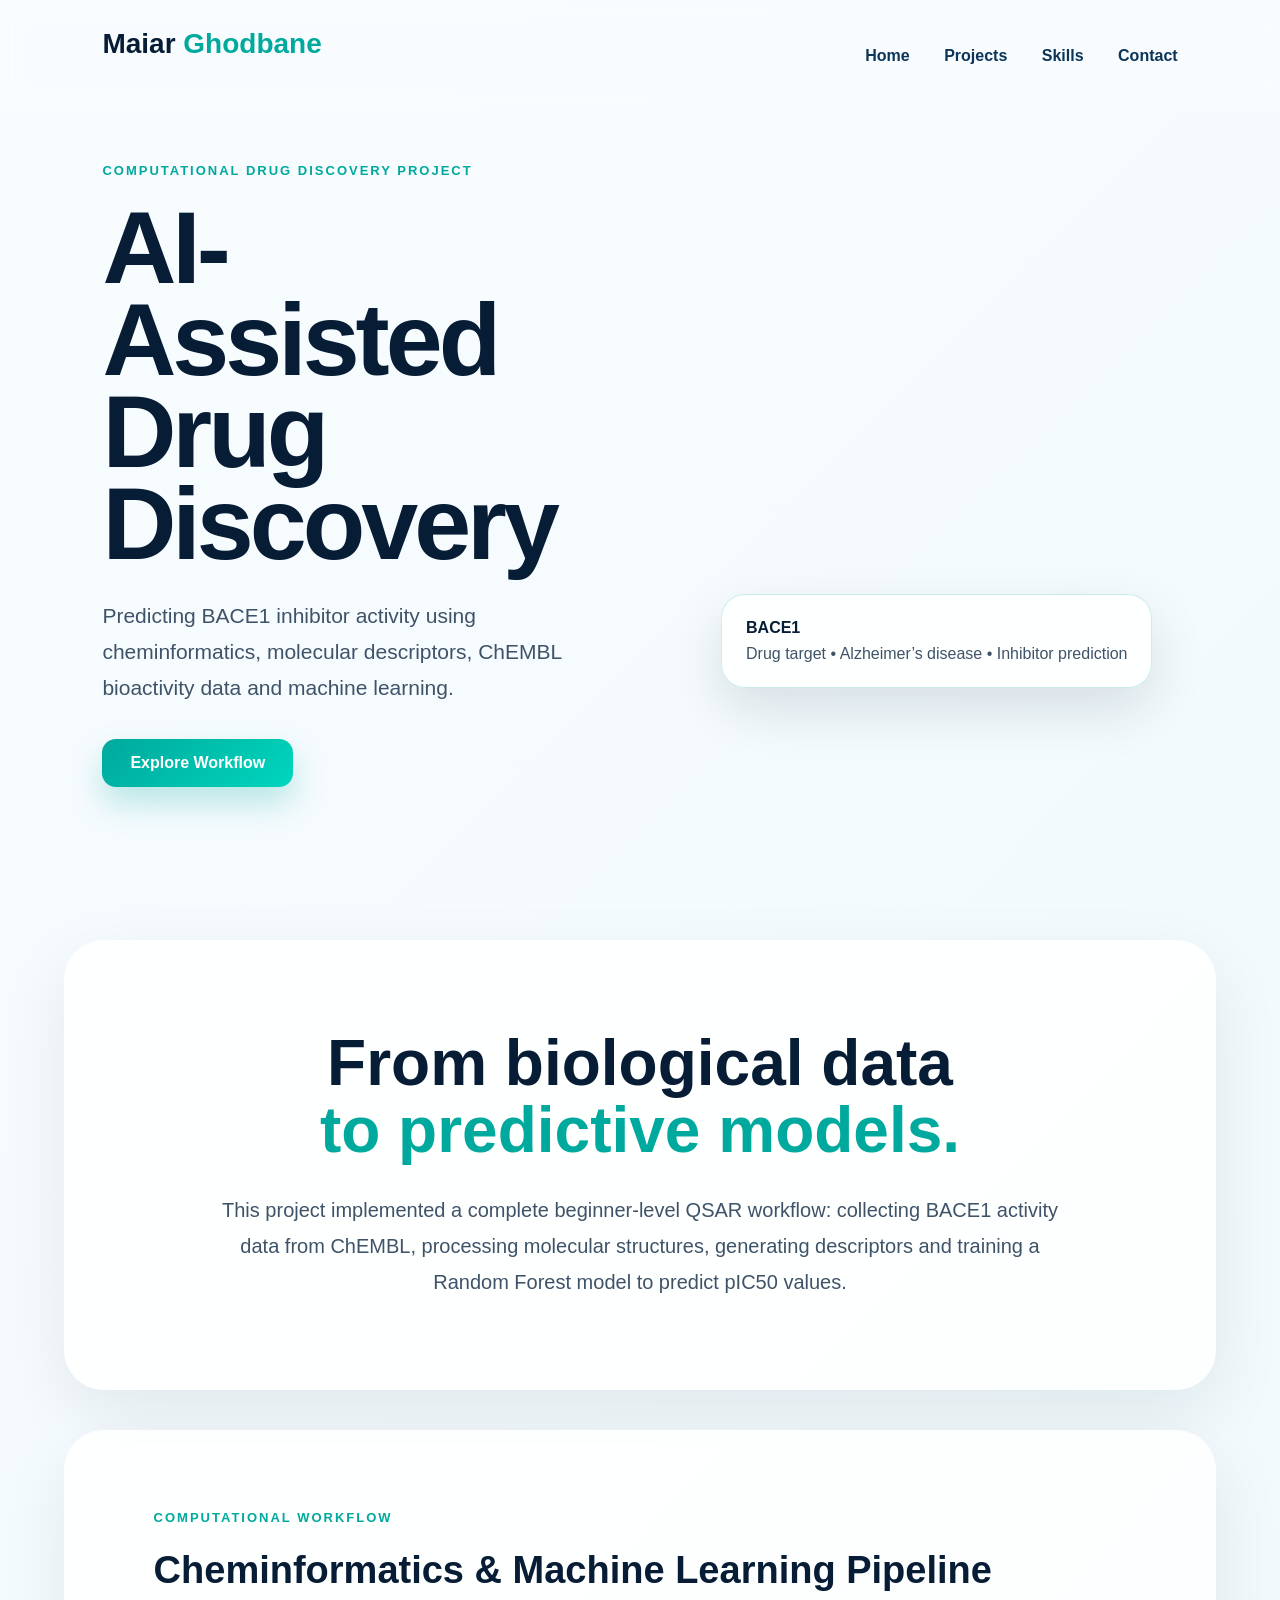
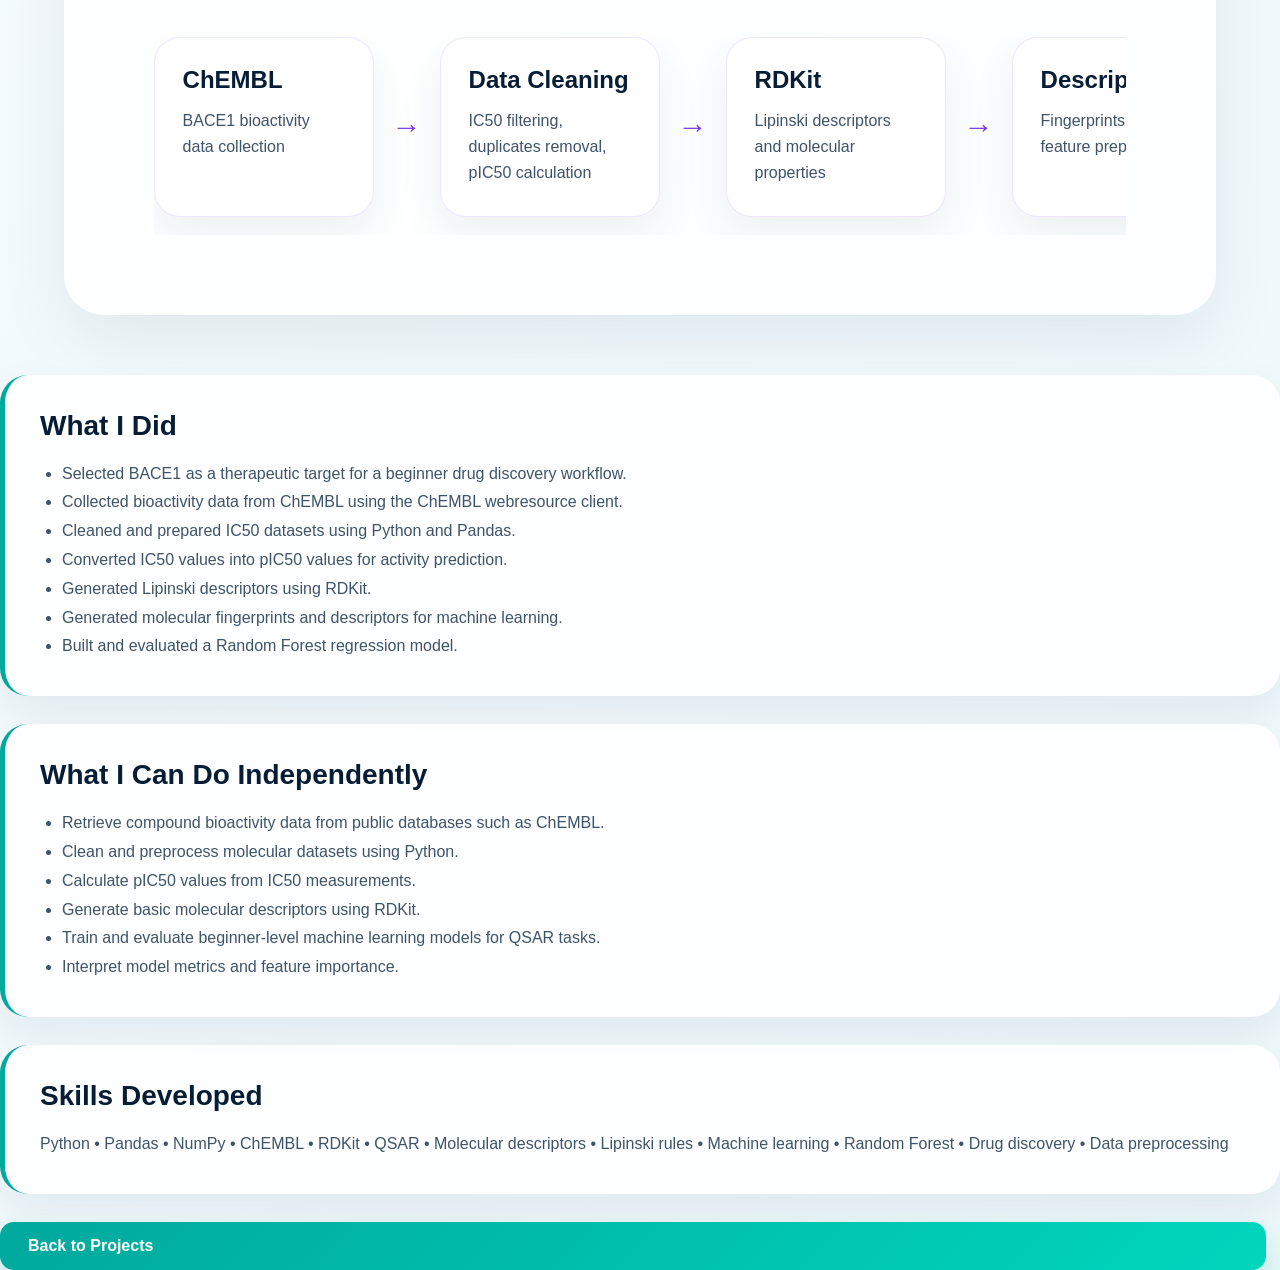
<file: ai-drug-discovery.html>
<!DOCTYPE html>
<html lang="en">
<head>
  <meta charset="UTF-8" />
  <meta name="viewport" content="width=device-width, initial-scale=1.0" />
  <title>AI-Assisted Drug Discovery | Maiar Ghodbane</title>
  <link rel="stylesheet" href="style.css" />
  <script src="https://3Dmol.org/build/3Dmol-min.js"></script>
</head>

<body>
  <canvas id="ai-network"></canvas>

  <nav>
    <h2>Maiar <span>Ghodbane</span></h2>
    <div class="nav-links">
      <a href="index.html">Home</a>
      <a href="index.html#projects">Projects</a>
      <a href="index.html#skills">Skills</a>
      <a href="index.html#contact">Contact</a>
    </div>
  </nav>

  <section class="ai-hero">
    <div class="ai-hero-text">
      <p class="section-tag">COMPUTATIONAL DRUG DISCOVERY PROJECT</p>
      <h1 class="ai-title">AI-Assisted Drug Discovery</h1>
      <p class="ai-subtitle">
        Predicting BACE1 inhibitor activity using cheminformatics, molecular descriptors,
        ChEMBL bioactivity data and machine learning.
      </p>
      <a href="#workflow" class="btn primary">Explore Workflow</a>
    </div>

    <div class="ai-protein-panel">
      <div id="bace1-viewer"></div>
      <div class="molecule-label">
        <strong>BACE1</strong>
        <p>Drug target • Alzheimer’s disease • Inhibitor prediction</p>
      </div>
    </div>
  </section>

  <section class="form-statement">
    <h2>From biological data<br><span>to predictive models.</span></h2>
    <p>
      This project implemented a complete beginner-level QSAR workflow:
      collecting BACE1 activity data from ChEMBL, processing molecular structures,
      generating descriptors and training a Random Forest model to predict pIC50 values.
    </p>
  </section>

  <section id="workflow" class="ai-pipeline-section">
  <p class="section-tag">COMPUTATIONAL WORKFLOW</p>
  <h2>Cheminformatics & Machine Learning Pipeline</h2>

  <div class="clean-pipeline">

    <div class="pipeline-step">
      <h3>ChEMBL</h3>
      <p>BACE1 bioactivity data collection</p>
    </div>

    <div class="pipeline-arrow">→</div>

    <div class="pipeline-step">
      <h3>Data Cleaning</h3>
      <p>IC50 filtering, duplicates removal, pIC50 calculation</p>
    </div>

    <div class="pipeline-arrow">→</div>

    <div class="pipeline-step">
      <h3>RDKit</h3>
      <p>Lipinski descriptors and molecular properties</p>
    </div>

    <div class="pipeline-arrow">→</div>

    <div class="pipeline-step">
      <h3>Descriptors</h3>
      <p>Fingerprints and feature preparation</p>
    </div>

    <div class="pipeline-arrow">→</div>

    <div class="pipeline-step">
      <h3>Random Forest</h3>
      <p>QSAR regression model training</p>
    </div>

    <div class="pipeline-arrow">→</div>

    <div class="pipeline-step">
      <h3>Prediction</h3>
      <p>Model evaluation and interpretation</p>
    </div>

  </div>
</section>

  <section class="project-content">
    <div class="project-box">
      <h2>What I Did</h2>
      <ul>
        <li>Selected BACE1 as a therapeutic target for a beginner drug discovery workflow.</li>
        <li>Collected bioactivity data from ChEMBL using the ChEMBL webresource client.</li>
        <li>Cleaned and prepared IC50 datasets using Python and Pandas.</li>
        <li>Converted IC50 values into pIC50 values for activity prediction.</li>
        <li>Generated Lipinski descriptors using RDKit.</li>
        <li>Generated molecular fingerprints and descriptors for machine learning.</li>
        <li>Built and evaluated a Random Forest regression model.</li>
      </ul>
    </div>

    <div class="project-box">
      <h2>What I Can Do Independently</h2>
      <ul>
        <li>Retrieve compound bioactivity data from public databases such as ChEMBL.</li>
        <li>Clean and preprocess molecular datasets using Python.</li>
        <li>Calculate pIC50 values from IC50 measurements.</li>
        <li>Generate basic molecular descriptors using RDKit.</li>
        <li>Train and evaluate beginner-level machine learning models for QSAR tasks.</li>
        <li>Interpret model metrics and feature importance.</li>
      </ul>
    </div>

    <div class="project-box">
      <h2>Skills Developed</h2>
      <p>
        Python • Pandas • NumPy • ChEMBL • RDKit • QSAR • Molecular descriptors •
        Lipinski rules • Machine learning • Random Forest • Drug discovery • Data preprocessing
      </p>
    </div>

    <a class="btn primary" href="index.html#projects">Back to Projects</a>
  </section>

  <script>
    const baceViewer = $3Dmol.createViewer("bace1-viewer", {
      backgroundColor: "rgba(255,255,255,0)"
    });

    fetch("assets/ai/bace1.pdb")
      .then(response => response.text())
      .then(data => {
        baceViewer.addModel(data, "pdb");
        baceViewer.setStyle({}, {});
        baceViewer.setStyle({hetflag: false}, {
          cartoon: {
            color: "spectrum",
            opacity: 0.95
          }
        });
        baceViewer.setStyle({hetflag: true, not: {resn: "HOH"}}, {
          stick: {
            colorscheme: "greenCarbon",
            radius: 0.25
          }
        });
        baceViewer.zoomTo();
        baceViewer.spin("y", 0.6);
        baceViewer.render();
      });

    const canvas = document.getElementById("ai-network");
    const ctx = canvas.getContext("2d");

    canvas.width = window.innerWidth;
    canvas.height = window.innerHeight;

    let nodes = [];

    for (let i = 0; i < 90; i++) {
      nodes.push({
        x: Math.random() * canvas.width,
        y: Math.random() * canvas.height,
        vx: (Math.random() - 0.5) * 0.22,
        vy: (Math.random() - 0.5) * 0.22,
        r: Math.random() * 2 + 1
      });
    }

    function animateNetwork() {
      ctx.clearRect(0, 0, canvas.width, canvas.height);

      nodes.forEach((p, i) => {
        p.x += p.vx;
        p.y += p.vy;

        if (p.x < 0 || p.x > canvas.width) p.vx *= -1;
        if (p.y < 0 || p.y > canvas.height) p.vy *= -1;

        ctx.beginPath();
        ctx.arc(p.x, p.y, p.r, 0, Math.PI * 2);
        ctx.fillStyle = "#7c3aed";
        ctx.fill();

        for (let j = i + 1; j < nodes.length; j++) {
          const q = nodes[j];
          const dx = p.x - q.x;
          const dy = p.y - q.y;
          const dist = Math.sqrt(dx * dx + dy * dy);

          if (dist < 130) {
            ctx.beginPath();
            ctx.moveTo(p.x, p.y);
            ctx.lineTo(q.x, q.y);
            ctx.strokeStyle = `rgba(124,58,237,${0.17 * (1 - dist / 130)})`;
            ctx.stroke();
          }
        }
      });

      requestAnimationFrame(animateNetwork);
    }

    animateNetwork();

    window.addEventListener("resize", () => {
      canvas.width = window.innerWidth;
      canvas.height = window.innerHeight;
    });
  </script>
</body>
</html>
</file>
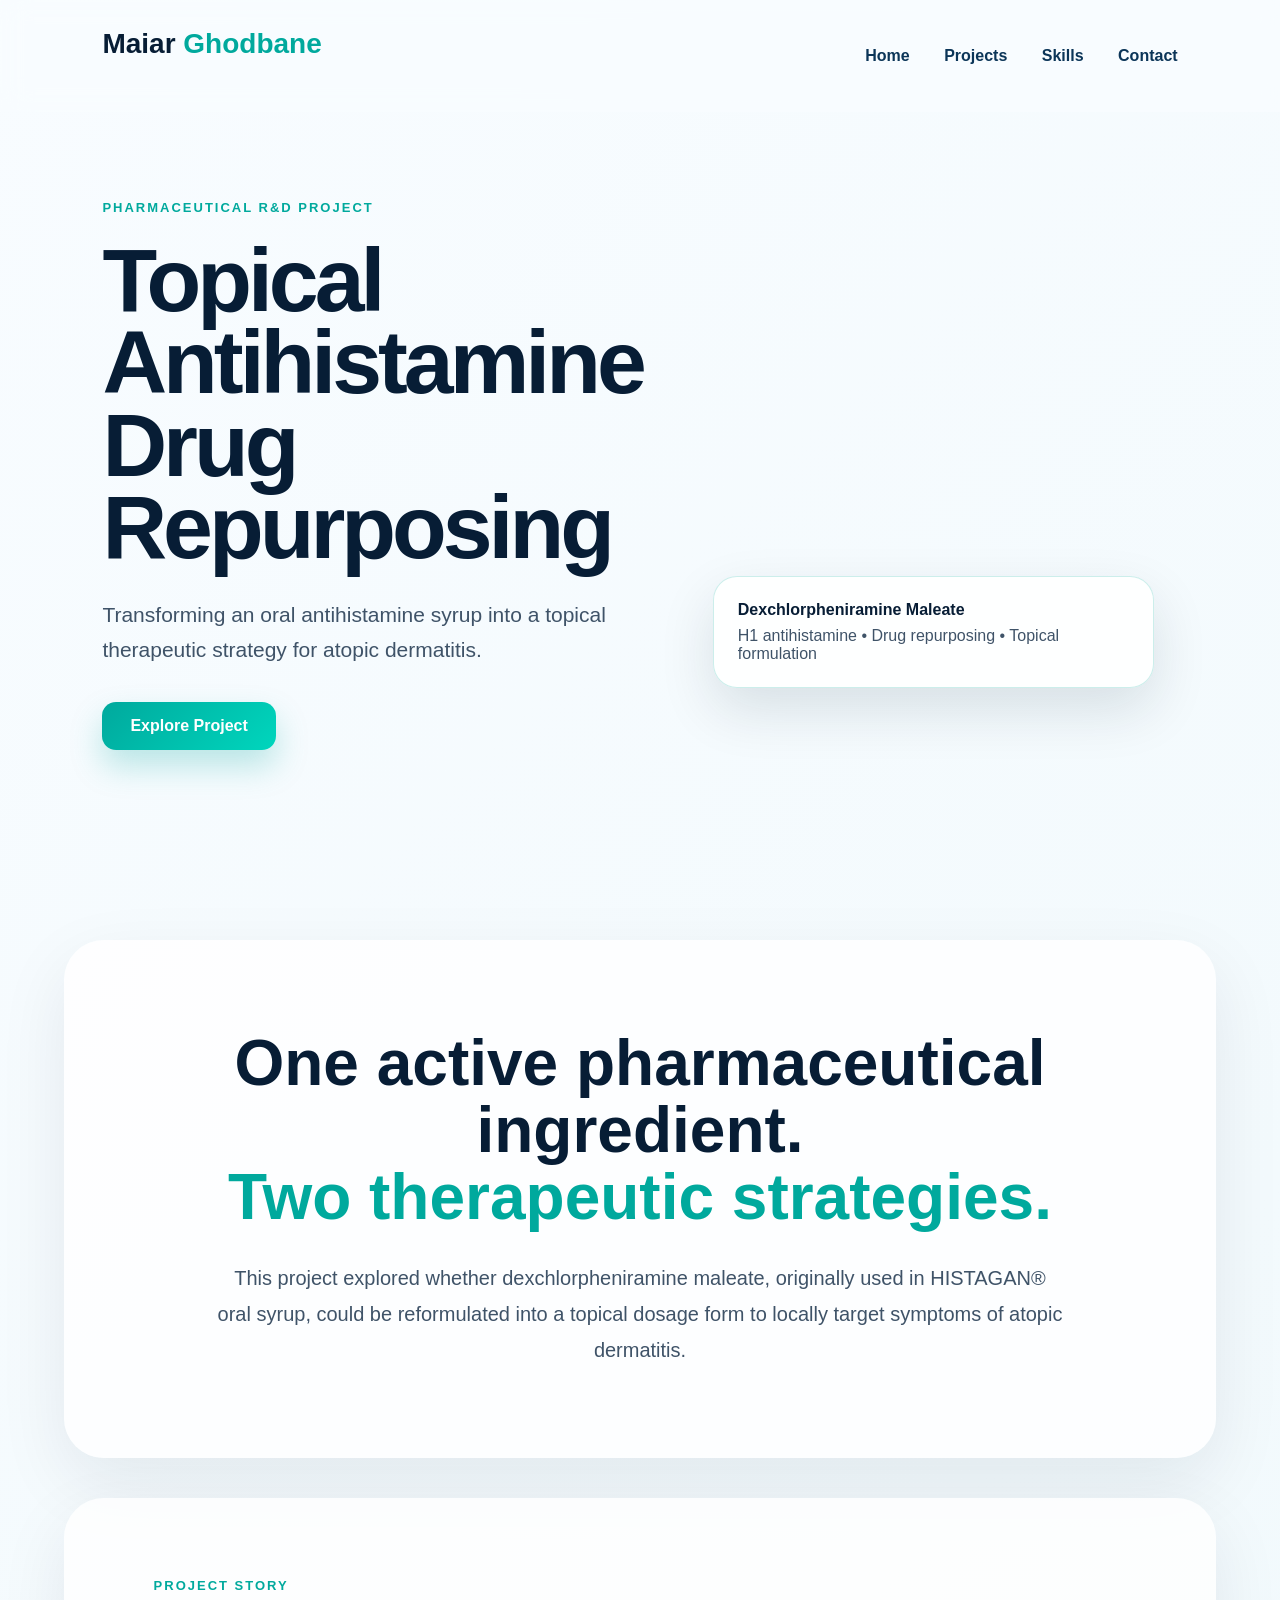
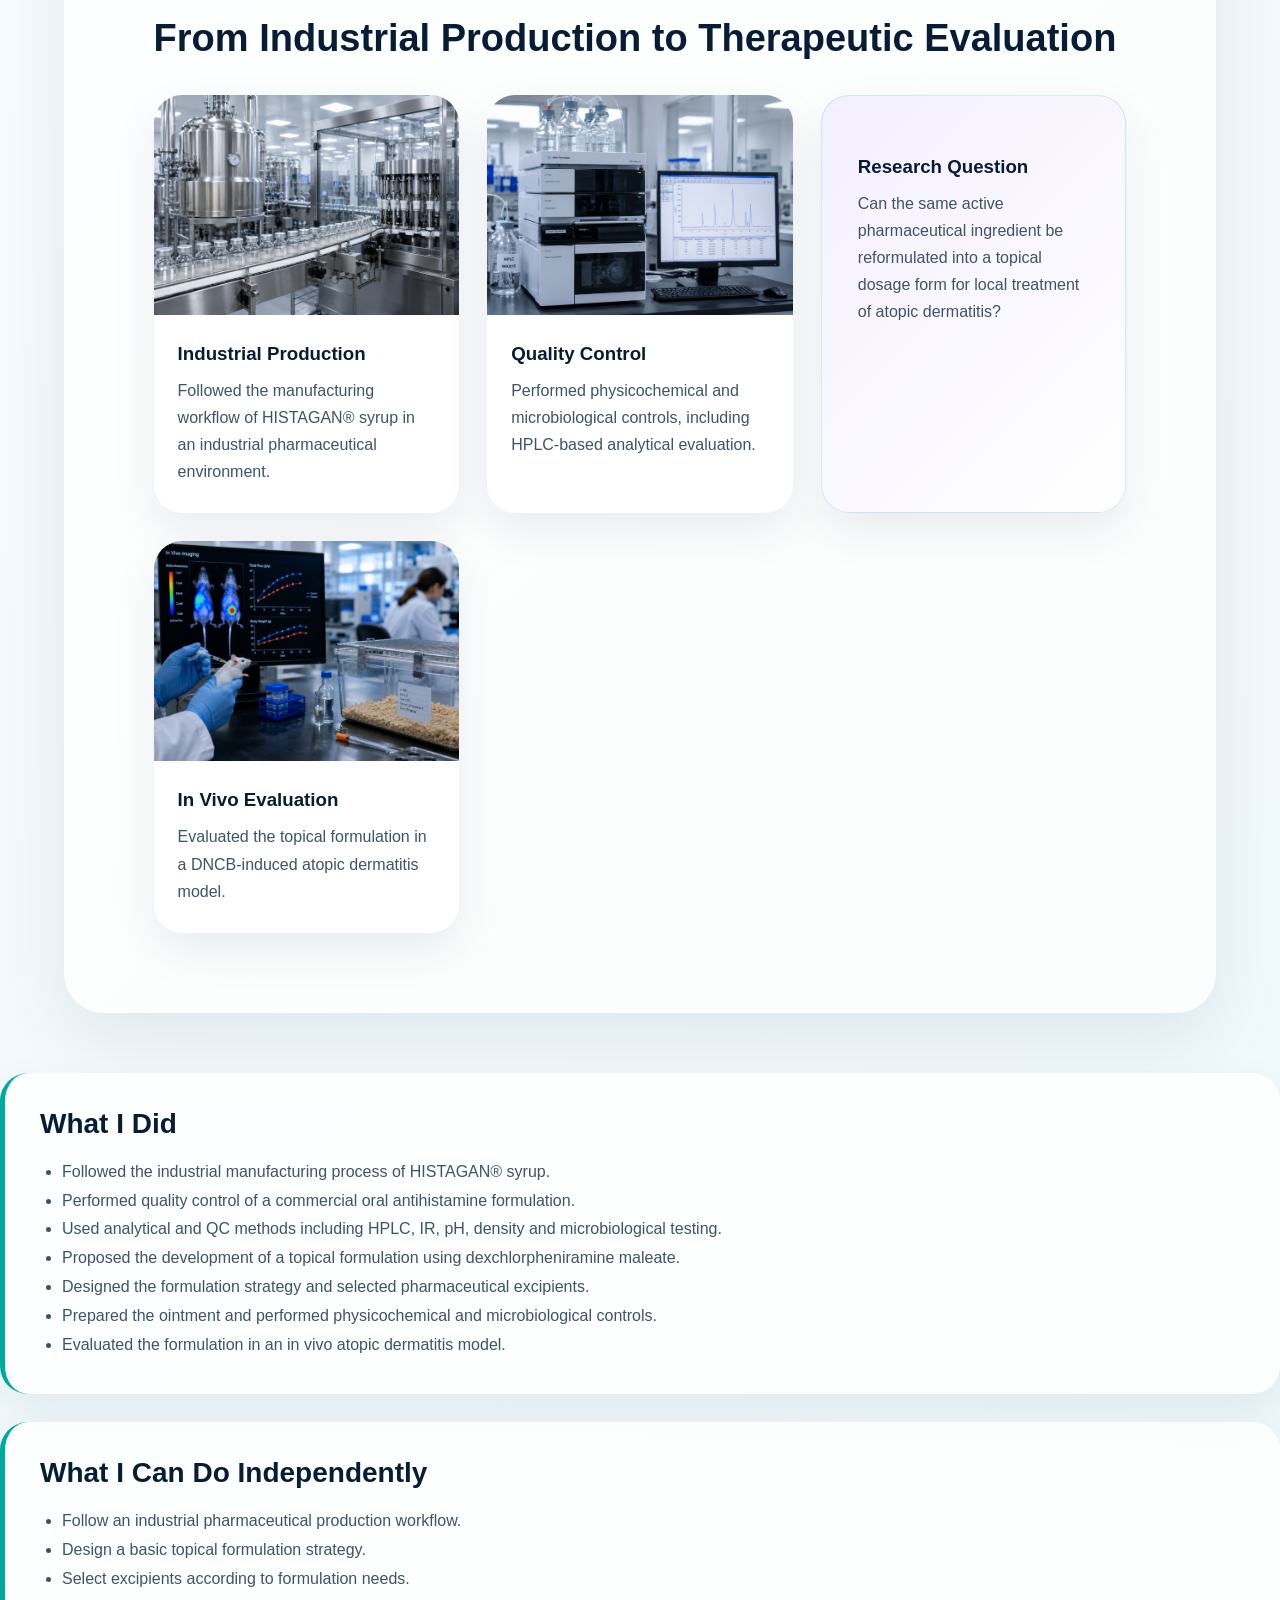
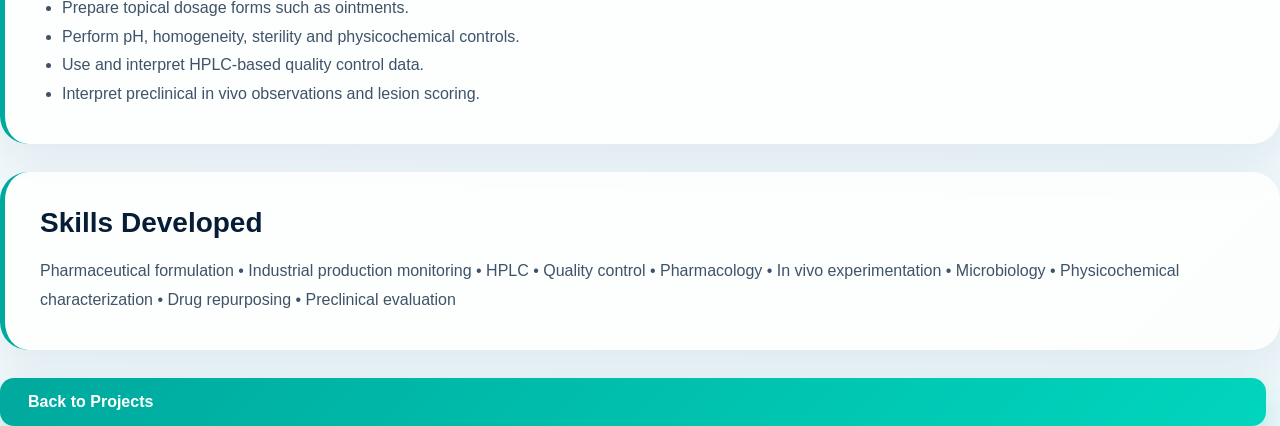
<file: formulation.html>
<!DOCTYPE html>
<html lang="en">
<head>
  <meta charset="UTF-8" />
  <meta name="viewport" content="width=device-width, initial-scale=1.0" />
  <title>Topical Antihistamine Formulation | Maiar Ghodbane</title>
  <link rel="stylesheet" href="style.css" />
  <script src="https://3Dmol.org/build/3Dmol-min.js"></script>
</head>

<body>
  <nav>
    <h2>Maiar <span>Ghodbane</span></h2>
    <div class="nav-links">
      <a href="index.html">Home</a>
      <a href="index.html#projects">Projects</a>
      <a href="index.html#skills">Skills</a>
      <a href="index.html#contact">Contact</a>
    </div>
  </nav>

  <section class="form-hero">
    <div class="form-hero-text">
      <p class="section-tag">PHARMACEUTICAL R&D PROJECT</p>
      <h1 class="form-title">Topical Antihistamine Drug Repurposing</h1>
      <p class="form-subtitle">
        Transforming an oral antihistamine syrup into a topical therapeutic strategy for atopic dermatitis.
      </p>
      <a href="#story" class="btn primary">Explore Project</a>
    </div>

    <div class="form-molecule">
      <div id="dex-viewer"></div>
      <div class="molecule-label">
        <strong>Dexchlorpheniramine Maleate</strong>
        <p>H1 antihistamine • Drug repurposing • Topical formulation</p>
      </div>
    </div>
  </section>

  <section id="story" class="form-statement">
    <h2>One active pharmaceutical ingredient.<br><span>Two therapeutic strategies.</span></h2>
    <p>
      This project explored whether dexchlorpheniramine maleate, originally used in HISTAGAN® oral syrup,
      could be reformulated into a topical dosage form to locally target symptoms of atopic dermatitis.
    </p>
  </section>

  <section class="form-timeline">
    <p class="section-tag">PROJECT STORY</p>
    <h2>From Industrial Production to Therapeutic Evaluation</h2>

    <div class="timeline-grid">
      <div class="timeline-card">
        <img src="assets/formulation/production.png" alt="Industrial production" />
        <h3>Industrial Production</h3>
        <p>Followed the manufacturing workflow of HISTAGAN® syrup in an industrial pharmaceutical environment.</p>
      </div>

      <div class="timeline-card">
        <img src="assets/formulation/hplc.png" alt="HPLC quality control" />
        <h3>Quality Control</h3>
        <p>Performed physicochemical and microbiological controls, including HPLC-based analytical evaluation.</p>
      </div>

      <div class="timeline-card special-card">
        <h3>Research Question</h3>
        <p>
          Can the same active pharmaceutical ingredient be reformulated into a topical dosage form
          for local treatment of atopic dermatitis?
        </p>
      </div>

      <div class="timeline-card">
        <img src="assets/formulation/in-vivo.png" alt="In vivo evaluation" />
        <h3>In Vivo Evaluation</h3>
        <p>Evaluated the topical formulation in a DNCB-induced atopic dermatitis model.</p>
      </div>
    </div>
  </section>

  <section class="project-content">
    <div class="project-box">
      <h2>What I Did</h2>
      <ul>
        <li>Followed the industrial manufacturing process of HISTAGAN® syrup.</li>
        <li>Performed quality control of a commercial oral antihistamine formulation.</li>
        <li>Used analytical and QC methods including HPLC, IR, pH, density and microbiological testing.</li>
        <li>Proposed the development of a topical formulation using dexchlorpheniramine maleate.</li>
        <li>Designed the formulation strategy and selected pharmaceutical excipients.</li>
        <li>Prepared the ointment and performed physicochemical and microbiological controls.</li>
        <li>Evaluated the formulation in an in vivo atopic dermatitis model.</li>
      </ul>
    </div>

    <div class="project-box">
      <h2>What I Can Do Independently</h2>
      <ul>
        <li>Follow an industrial pharmaceutical production workflow.</li>
        <li>Design a basic topical formulation strategy.</li>
        <li>Select excipients according to formulation needs.</li>
        <li>Prepare topical dosage forms such as ointments.</li>
        <li>Perform pH, homogeneity, sterility and physicochemical controls.</li>
        <li>Use and interpret HPLC-based quality control data.</li>
        <li>Interpret preclinical in vivo observations and lesion scoring.</li>
      </ul>
    </div>

    <div class="project-box">
      <h2>Skills Developed</h2>
      <p>
        Pharmaceutical formulation • Industrial production monitoring • HPLC • Quality control • Pharmacology •
        In vivo experimentation • Microbiology • Physicochemical characterization • Drug repurposing • Preclinical evaluation
      </p>
    </div>

    <a class="btn primary" href="index.html#projects">Back to Projects</a>
  </section>

  <script>
    const dexViewer = $3Dmol.createViewer("dex-viewer", {
      backgroundColor: "rgba(255,255,255,0)"
    });

    fetch("assets/formulation/dexchlorpheniramine.sdf")
      .then(response => response.text())
      .then(data => {
        dexViewer.addModel(data, "sdf");
        dexViewer.setStyle({}, {
          stick: { colorscheme: "greenCarbon", radius: 0.22 },
          sphere: { scale: 0.24 }
        });
        dexViewer.zoomTo();
        dexViewer.spin("y", 0.7);
        dexViewer.render();
      });
  </script>
</body>
</html>
</file>
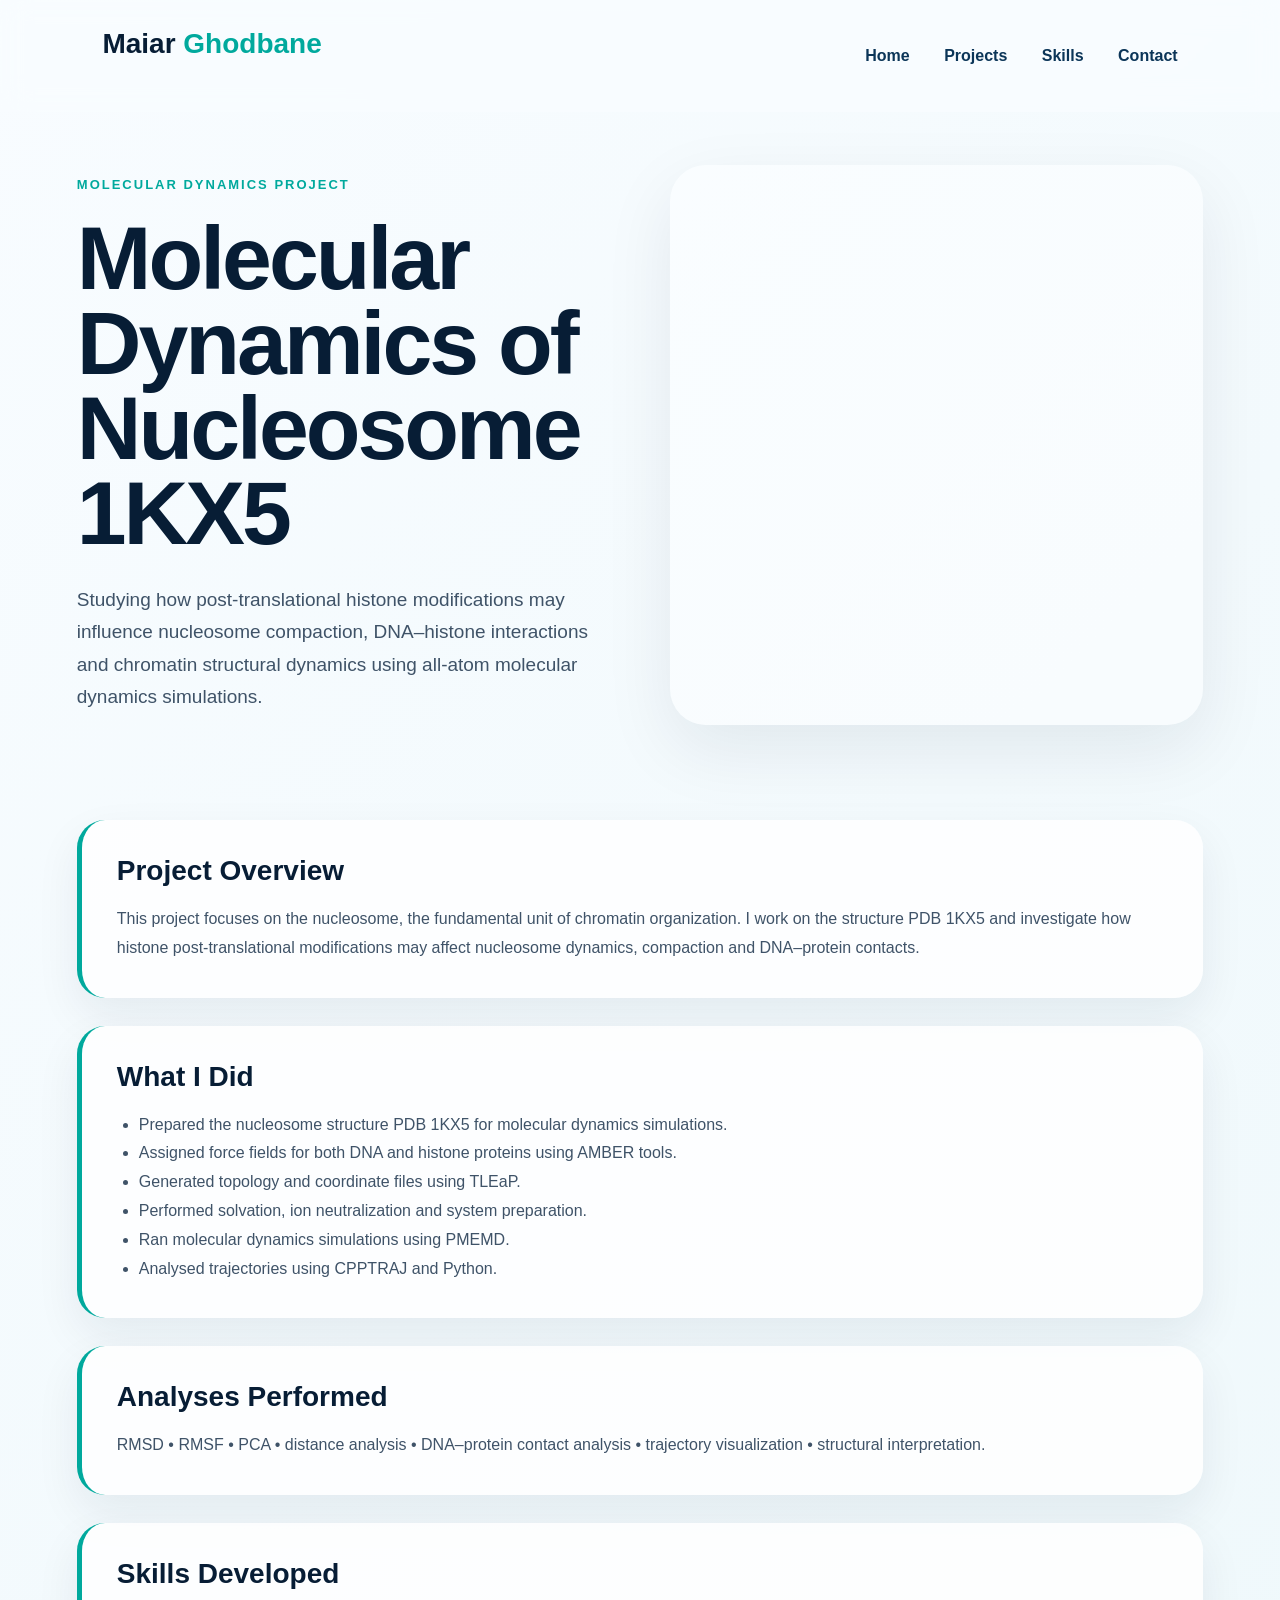
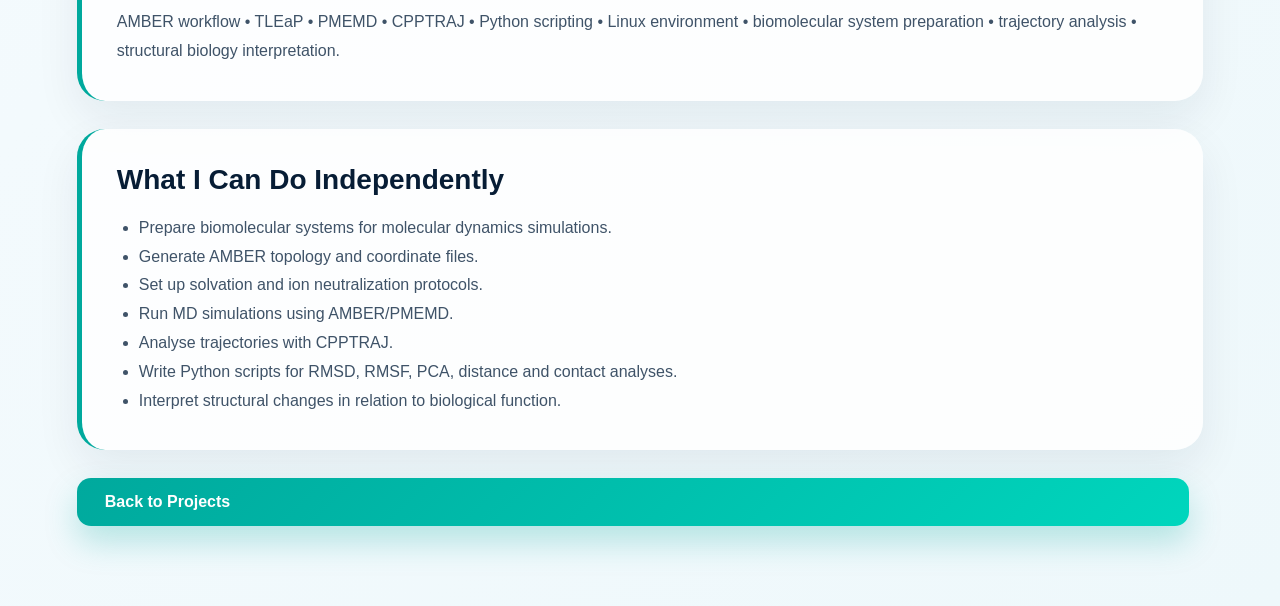
<file: nucleosome.html>
<!DOCTYPE html>
<html lang="en">
<head>
  <meta charset="UTF-8" />
  <meta name="viewport" content="width=device-width, initial-scale=1.0" />
  <title>Nucleosome MD Project | Maiar Ghodbane</title>
  <link rel="stylesheet" href="style.css" />
  <script src="https://3Dmol.org/build/3Dmol-min.js"></script>
</head>

<body>
  <nav>
    <h2>Maiar <span>Ghodbane</span></h2>
    <div class="nav-links">
      <a href="index.html">Home</a>
      <a href="index.html#projects">Projects</a>
      <a href="index.html#skills">Skills</a>
      <a href="index.html#contact">Contact</a>
    </div>
  </nav>

  <section class="project-page">
    <div class="project-header">
      <div>
        <p class="section-tag">MOLECULAR DYNAMICS PROJECT</p>
        <h1 class="project-title">Molecular Dynamics of Nucleosome 1KX5</h1>
        <p class="project-intro">
          Studying how post-translational histone modifications may influence nucleosome compaction,
          DNA–histone interactions and chromatin structural dynamics using all-atom molecular dynamics simulations.
        </p>
      </div>

      <div id="nucleosome-viewer"></div>
    </div>

    <div class="project-content">
      <div class="project-box">
        <h2>Project Overview</h2>
        <p>
          This project focuses on the nucleosome, the fundamental unit of chromatin organization.
          I work on the structure PDB 1KX5 and investigate how histone post-translational modifications
          may affect nucleosome dynamics, compaction and DNA–protein contacts.
        </p>
      </div>

      <div class="project-box">
        <h2>What I Did</h2>
        <ul>
          <li>Prepared the nucleosome structure PDB 1KX5 for molecular dynamics simulations.</li>
          <li>Assigned force fields for both DNA and histone proteins using AMBER tools.</li>
          <li>Generated topology and coordinate files using TLEaP.</li>
          <li>Performed solvation, ion neutralization and system preparation.</li>
          <li>Ran molecular dynamics simulations using PMEMD.</li>
          <li>Analysed trajectories using CPPTRAJ and Python.</li>
        </ul>
      </div>

      <div class="project-box">
        <h2>Analyses Performed</h2>
        <p>
          RMSD • RMSF • PCA • distance analysis • DNA–protein contact analysis • trajectory visualization • structural interpretation.
        </p>
      </div>

      <div class="project-box">
        <h2>Skills Developed</h2>
        <p>
          AMBER workflow • TLEaP • PMEMD • CPPTRAJ • Python scripting • Linux environment • biomolecular system preparation •
          trajectory analysis • structural biology interpretation.
        </p>
      </div>

      <div class="project-box">
        <h2>What I Can Do Independently</h2>
        <ul>
          <li>Prepare biomolecular systems for molecular dynamics simulations.</li>
          <li>Generate AMBER topology and coordinate files.</li>
          <li>Set up solvation and ion neutralization protocols.</li>
          <li>Run MD simulations using AMBER/PMEMD.</li>
          <li>Analyse trajectories with CPPTRAJ.</li>
          <li>Write Python scripts for RMSD, RMSF, PCA, distance and contact analyses.</li>
          <li>Interpret structural changes in relation to biological function.</li>
        </ul>
      </div>

      <a class="btn primary" href="index.html#projects">Back to Projects</a>
    </div>
  </section>

  <script>
    let viewer = $3Dmol.createViewer("nucleosome-viewer", {
      backgroundColor: "rgba(255,255,255,0)"
    });

    fetch("assets/nucleosome.pdb")
      .then(response => response.text())
      .then(data => {
        viewer.addModel(data, "pdb");

        viewer.setStyle({}, {});

        viewer.setStyle({hetflag: false}, {
          cartoon: {
            color: "spectrum",
            opacity: 0.95
          }
        });

        viewer.addStyle({resn: ["DA", "DT", "DG", "DC"]}, {
          stick: {
            colorscheme: "cyanCarbon",
            radius: 0.18
          }
        });

        viewer.zoomTo();
        viewer.spin("y", 0.4);
        viewer.render();
      });
  </script>
</body>
</html>
</file>
<file: style.css>
* {
  margin: 0;
  padding: 0;
  box-sizing: border-box;
}

html { scroll-behavior: smooth; }

body {
  font-family: Arial, sans-serif;
  background: linear-gradient(135deg, #f8fcff, #eef8fb);
  color: #071d35;
  overflow-x: hidden;
}

#particles {
  position: fixed;
  inset: 0;
  z-index: -2;
}

/* NAVBAR */
nav {
  position: fixed;
  top: 0;
  width: 100%;
  padding: 28px 8%;
  display: flex;
  justify-content: space-between;
  align-items: center;
  background: rgba(248, 252, 255, 0.75);
  backdrop-filter: blur(14px);
  z-index: 10;
}

nav h2 {
  font-size: 28px;
  font-weight: 800;
}

nav h2 span { color: #00a99d; }

.nav-links a {
  margin-left: 30px;
  text-decoration: none;
  color: #0b3558;
  font-weight: 600;
}

.nav-links a:hover { color: #00a99d; }

/* HERO */
.hero {
  min-height: 100vh;
  padding: 120px 8% 70px;
  display: grid;
  grid-template-columns: 1fr 1fr;
  align-items: center;
}

.tag, .section-tag {
  color: #00a99d;
  font-weight: 800;
  letter-spacing: 2px;
  font-size: 13px;
  margin-bottom: 24px;
}

h1 {
  font-size: clamp(76px, 9vw, 130px);
  line-height: 0.9;
  font-weight: 900;
  letter-spacing: -4px;
}

h1 span {
  background: linear-gradient(90deg, #00a99d, #29d6c8);
  -webkit-background-clip: text;
  color: transparent;
}

.keywords {
  margin-top: 34px;
  font-size: 20px;
  font-weight: 800;
  letter-spacing: 5px;
  line-height: 1.7;
}

.intro {
  margin-top: 25px;
  max-width: 550px;
  color: #3f5368;
  font-size: 18px;
  line-height: 1.7;
}

.buttons { margin-top: 32px; }

.btn {
  display: inline-block;
  padding: 15px 28px;
  border-radius: 14px;
  margin-right: 14px;
  text-decoration: none;
  font-weight: 700;
  transition: 0.3s;
}

.primary {
  background: linear-gradient(135deg, #00a99d, #00d6bd);
  color: white;
  box-shadow: 0 16px 32px rgba(0, 169, 157, 0.25);
}

.secondary {
  border: 1px solid #00a99d;
  color: #008b83;
  background: white;
}

.btn:hover { transform: translateY(-4px); }

/* 3D PROTEIN */
.hero-visual {
  position: relative;
  display: flex;
  justify-content: center;
  align-items: center;
}

#protein-viewer {
  width: min(720px, 95%);
  height: 620px;
  border-radius: 40px;
  overflow: hidden;
  animation: floatProtein 5s ease-in-out infinite;
}

@keyframes floatProtein {
  0%, 100% { transform: translateY(0); }
  50% { transform: translateY(-18px); }
}

.floating-card {
  position: absolute;
  right: 6%;
  bottom: 13%;
  background: rgba(255,255,255,0.88);
  border: 1px solid rgba(0,169,157,0.18);
  border-radius: 18px;
  padding: 20px;
  box-shadow: 0 20px 45px rgba(7,29,53,0.12);
  backdrop-filter: blur(14px);
  animation: floatCard 4s ease-in-out infinite;
}

.floating-card p {
  color: #3f5368;
  margin-top: 6px;
}

@keyframes floatCard {
  0%, 100% { transform: translateY(0); }
  50% { transform: translateY(14px); }
}

/* COMMON SECTIONS */
.about, .projects, .skills-section, .contact {
  margin: 40px 5%;
  padding: 70px 7%;
  background: rgba(255,255,255,0.82);
  border-radius: 36px;
  box-shadow: 0 25px 70px rgba(7,29,53,0.08);
  backdrop-filter: blur(18px);
}

h2 {
  font-size: 38px;
  margin-bottom: 24px;
}

h2 span { color: #00a99d; }

/* ABOUT */
.about {
  display: grid;
  grid-template-columns: 0.8fr 1.2fr;
  gap: 60px;
  align-items: center;
}

.photo-card img {
  width: 100%;
  border-radius: 28px;
  border: 2px solid #00a99d;
  box-shadow: 0 24px 50px rgba(0,169,157,0.18);
}

.about-text p, .project-card p, .skill-box p, .contact p {
  color: #3f5368;
  line-height: 1.7;
  font-size: 16px;
}

.mini-skills {
  display: grid;
  grid-template-columns: repeat(2, 1fr);
  gap: 14px;
  margin: 28px 0;
}

.mini-skills div {
  background: #eefafa;
  border-left: 4px solid #00a99d;
  padding: 14px;
  border-radius: 12px;
  font-weight: 700;
}

/* PROJECT CARDS SIDE BY SIDE */
.project-grid {
  display: grid;
  grid-template-columns: repeat(auto-fit, minmax(320px, 1fr));
  gap: 28px;
  align-items: stretch;
}

.project-card {
  display: flex;
  flex-direction: column;
  text-decoration: none;
  color: inherit;
  cursor: pointer;
  background: white;
  border-radius: 26px;
  overflow: hidden;
  box-shadow: 0 18px 45px rgba(7,29,53,0.08);
  transition: transform 0.35s ease, box-shadow 0.35s ease;
}

.project-card:hover {
  transform: translateY(-12px);
  box-shadow: 0 30px 70px rgba(7,29,53,0.13);
}

.project-card img {
  width: 100%;
  height: 210px;
  object-fit: cover;
  transition: transform 0.5s ease;
}

.project-card:hover img {
  transform: scale(1.06);
}

.project-card div {
  padding: 24px;
}

.project-card h3 {
  margin-bottom: 14px;
  color: #071d35;
}

.project-card:hover h3 {
  color: #00a99d;
}

.project-card span {
  display: inline-block;
  margin-top: 18px;
  background: #e7fbf8;
  color: #008b83;
  padding: 8px 14px;
  border-radius: 18px;
  font-size: 13px;
  font-weight: 700;
}

/* SKILLS */
.skills-grid {
  display: grid;
  grid-template-columns: repeat(auto-fit, minmax(320px, 1fr));
  gap: 28px;
}

.skill-box {
  background: white;
  border-radius: 24px;
  padding: 28px;
  box-shadow: 0 18px 45px rgba(7,29,53,0.08);
  transition: 0.3s;
}

.skill-box:hover {
  transform: translateY(-10px);
}

.skill-box h3 {
  margin-bottom: 14px;
}

/* CONTACT */
.contact { margin-bottom: 80px; }

/* NUCLEOSOME PROJECT PAGE */
.project-page {
  padding: 130px 6% 80px;
}

.project-header {
  display: grid;
  grid-template-columns: 1fr 1fr;
  gap: 60px;
  align-items: center;
  min-height: 70vh;
}

.project-title {
  font-size: clamp(52px, 7vw, 95px);
  line-height: 0.95;
  letter-spacing: -3px;
  margin-bottom: 28px;
}

.project-intro {
  font-size: 19px;
  line-height: 1.7;
  color: #3f5368;
  max-width: 650px;
}

#nucleosome-viewer {
  width: 100%;
  height: 560px;
  border-radius: 36px;
  background: rgba(255,255,255,0.4);
  box-shadow: 0 25px 70px rgba(7,29,53,0.08);
  animation: floatProtein 5s ease-in-out infinite;
}

.project-content {
  margin-top: 60px;
  display: grid;
  gap: 28px;
}

.project-box {
  background: rgba(255,255,255,0.86);
  border-radius: 28px;
  padding: 35px;
  box-shadow: 0 18px 45px rgba(7,29,53,0.07);
  border-left: 5px solid #00a99d;
}

.project-box h2 {
  font-size: 28px;
  margin-bottom: 18px;
}

.project-box p,
.project-box li {
  color: #3f5368;
  line-height: 1.8;
  font-size: 16px;
}

.project-box ul {
  margin-left: 22px;
}

/* RESPONSIVE */
@media (max-width: 900px) {
  .hero, .about, .project-header {
    grid-template-columns: 1fr;
  }

  .nav-links {
    display: none;
  }

  #protein-viewer,
  #nucleosome-viewer {
    height: 430px;
  }

  h1 {
    font-size: 72px;
  }

  .keywords {
    font-size: 16px;
    letter-spacing: 3px;
  }
}
.workflow {
  display: grid;
  grid-template-columns: repeat(auto-fit, minmax(160px, 1fr));
  gap: 18px;
  margin: 35px 0;
}

.workflow-step {
  border: none;
  padding: 22px;
  border-radius: 22px;
  background: white;
  box-shadow: 0 14px 35px rgba(7,29,53,0.08);
  color: #071d35;
  font-weight: 800;
  cursor: pointer;
  transition: 0.35s ease;
}

.workflow-step:hover {
  transform: translateY(-8px);
  box-shadow: 0 22px 50px rgba(0,169,157,0.18);
}

.workflow-step.active {
  background: linear-gradient(135deg, #00a99d, #00d6bd);
  color: white;
}

.workflow-info {
  display: none;
  background: #f4fffd;
  border-left: 5px solid #00a99d;
  border-radius: 22px;
  padding: 28px;
  animation: fadeIn 0.35s ease;
}

.workflow-info.active {
  display: block;
}

.workflow-info h3 {
  margin-bottom: 12px;
  color: #071d35;
}

.workflow-info p {
  color: #3f5368;
  line-height: 1.8;
}

@keyframes fadeIn {
  from {
    opacity: 0;
    transform: translateY(18px);
  }
  to {
    opacity: 1;
    transform: translateY(0);
  }
}
/* PREMIUM FORMULATION PAGE */

.form-hero {
  min-height: 100vh;
  padding: 130px 8% 80px;
  display: grid;
  grid-template-columns: 1fr 1fr;
  gap: 70px;
  align-items: center;
}

.form-title {
  font-size: clamp(58px, 7vw, 105px);
  line-height: 0.92;
  letter-spacing: -4px;
  margin-bottom: 28px;
}

.form-subtitle {
  max-width: 620px;
  font-size: 21px;
  line-height: 1.7;
  color: #3f5368;
  margin-bottom: 34px;
}

.form-molecule {
  position: relative;
  min-height: 560px;
  display: flex;
  align-items: center;
  justify-content: center;
}

#dex-viewer {
  width: 100%;
  height: 560px;
  border-radius: 40px;
  animation: floatProtein 5s ease-in-out infinite;
}

.molecule-label {
  position: absolute;
  right: 5%;
  bottom: 12%;
  background: rgba(255,255,255,0.9);
  border: 1px solid rgba(0,169,157,0.2);
  border-radius: 24px;
  padding: 24px;
  box-shadow: 0 22px 55px rgba(7,29,53,0.12);
  backdrop-filter: blur(14px);
}

.molecule-label p {
  color: #3f5368;
  margin-top: 8px;
}

.form-statement {
  margin: 40px 5%;
  padding: 90px 8%;
  text-align: center;
  background: rgba(255,255,255,0.86);
  border-radius: 40px;
  box-shadow: 0 25px 70px rgba(7,29,53,0.08);
}

.form-statement h2 {
  font-size: clamp(42px, 5vw, 76px);
  line-height: 1.05;
}

.form-statement h2 span {
  color: #00a99d;
}

.form-statement p {
  max-width: 850px;
  margin: 28px auto 0;
  color: #3f5368;
  font-size: 20px;
  line-height: 1.8;
}

.form-timeline {
  margin: 40px 5%;
  padding: 80px 7%;
  background: rgba(255,255,255,0.82);
  border-radius: 40px;
  box-shadow: 0 25px 70px rgba(7,29,53,0.08);
}

.timeline-grid {
  margin-top: 35px;
  display: grid;
  grid-template-columns: repeat(auto-fit, minmax(260px, 1fr));
  gap: 28px;
}

.timeline-card {
  background: white;
  border-radius: 28px;
  overflow: hidden;
  box-shadow: 0 18px 45px rgba(7,29,53,0.08);
  transition: 0.35s ease;
}

.timeline-card:hover {
  transform: translateY(-12px);
  box-shadow: 0 30px 70px rgba(0,169,157,0.16);
}

.timeline-card img {
  width: 100%;
  height: 220px;
  object-fit: cover;
}

.timeline-card h3 {
  margin: 24px 24px 12px;
}

.timeline-card p {
  margin: 0 24px 28px;
  color: #3f5368;
  line-height: 1.7;
}

.special-card {
  padding: 36px;
  background: linear-gradient(135deg, #ecfffb, #ffffff);
  border: 1px solid rgba(0,169,157,0.18);
}

.special-card h3,
.special-card p {
  margin-left: 0;
  margin-right: 0;
}

@media (max-width: 900px) {
  .form-hero {
    grid-template-columns: 1fr;
  }

  #dex-viewer {
    height: 420px;
  }
}
/* AI DRUG DISCOVERY PAGE */

#ai-network {
  position: fixed;
  inset: 0;
  z-index: -2;
  opacity: 0.55;
}

.ai-hero {
  min-height: 100vh;
  padding: 130px 8% 80px;
  display: grid;
  grid-template-columns: 1fr 1fr;
  gap: 70px;
  align-items: center;
}

.ai-title {
  font-size: clamp(64px, 8vw, 120px);
  line-height: 0.9;
  letter-spacing: -4px;
  margin-bottom: 28px;
}

.ai-subtitle {
  max-width: 620px;
  font-size: 21px;
  line-height: 1.7;
  color: #3f5368;
  margin-bottom: 34px;
}

.ai-protein-panel {
  position: relative;
  min-height: 560px;
  display: flex;
  align-items: center;
  justify-content: center;
}

#bace1-viewer {
  width: 100%;
  height: 560px;
  border-radius: 40px;
  animation: floatProtein 5s ease-in-out infinite;
}

.ai-workflow-grid {
  margin-top: 35px;
  display: grid;
  grid-template-columns: repeat(auto-fit, minmax(260px, 1fr));
  gap: 28px;
}

.ai-card {
  background: white;
  border-radius: 28px;
  overflow: hidden;
  padding-bottom: 26px;
  box-shadow: 0 18px 45px rgba(7,29,53,0.08);
  transition: 0.35s ease;
  border: 1px solid rgba(124,58,237,0.08);
}

.ai-card:hover {
  transform: translateY(-12px);
  box-shadow: 0 30px 70px rgba(124,58,237,0.17);
}

.ai-card img {
  width: 100%;
  height: 190px;
  object-fit: contain;
  background: linear-gradient(135deg, #f8f7ff, #eef8fb);
  padding: 35px;
}

.ai-card h3 {
  margin: 24px 24px 12px;
}

.ai-card p {
  margin: 0 24px;
  color: #3f5368;
  line-height: 1.7;
}

.ai-number {
  height: 190px;
  display: flex;
  align-items: center;
  justify-content: center;
  font-size: 82px;
  font-weight: 900;
  color: #7c3aed;
  background: linear-gradient(135deg, #f6f1ff, #ffffff);
}

@media (max-width: 900px) {
  .ai-hero {
    grid-template-columns: 1fr;
  }

  #bace1-viewer {
    height: 420px;
  }
}
/* AI WORKFLOW - PREMIUM PIPELINE OVERRIDE */

.ai-workflow-grid {
  margin-top: 45px;
  display: flex;
  flex-direction: column;
  gap: 26px;
}

.ai-card {
  display: grid;
  grid-template-columns: 110px 1fr;
  align-items: center;
  gap: 28px;
  background: rgba(255,255,255,0.86);
  border-radius: 28px;
  padding: 26px 32px;
  box-shadow: 0 18px 45px rgba(7,29,53,0.07);
  border: 1px solid rgba(124,58,237,0.10);
  position: relative;
}

.ai-card::before {
  content: "";
  position: absolute;
  left: 54px;
  top: 100%;
  width: 2px;
  height: 26px;
  background: linear-gradient(#7c3aed, transparent);
}

.ai-card:last-child::before {
  display: none;
}

.ai-card:hover {
  transform: translateX(12px);
  box-shadow: 0 28px 70px rgba(124,58,237,0.14);
}

.ai-card img {
  width: 95px;
  height: 95px;
  object-fit: contain;
  background: linear-gradient(135deg, #f8f7ff, #eef8fb);
  padding: 18px;
  border-radius: 24px;
}

.ai-number {
  width: 95px;
  height: 95px;
  border-radius: 24px;
  background: linear-gradient(135deg, #7c3aed, #00a99d);
  color: white;
  display: flex;
  align-items: center;
  justify-content: center;
  font-size: 34px;
  font-weight: 900;
}

.ai-card h3 {
  margin: 0 0 8px;
  font-size: 24px;
}

.ai-card p {
  margin: 0;
  max-width: 700px;
}

.special-card {
  background: linear-gradient(135deg, #f4efff, #ffffff);
}

@media (max-width: 700px) {
  .ai-card {
    grid-template-columns: 1fr;
  }

  .ai-card::before {
    display: none;
  }
}
.ai-pipeline-section {
  margin: 40px 5%;
  padding: 80px 7%;
  background: rgba(255,255,255,0.86);
  border-radius: 40px;
  box-shadow: 0 25px 70px rgba(7,29,53,0.08);
}

.clean-pipeline {
  margin-top: 45px;
  display: flex;
  align-items: stretch;
  gap: 18px;
  overflow-x: auto;
  padding-bottom: 18px;
}

.pipeline-step {
  min-width: 220px;
  background: white;
  border-radius: 26px;
  padding: 28px;
  border: 1px solid rgba(124,58,237,0.12);
  box-shadow: 0 18px 45px rgba(7,29,53,0.07);
  transition: 0.35s ease;
}

.pipeline-step:hover {
  transform: translateY(-10px);
  box-shadow: 0 28px 65px rgba(124,58,237,0.16);
}

.pipeline-step h3 {
  font-size: 24px;
  margin-bottom: 14px;
  color: #071d35;
}

.pipeline-step p {
  color: #3f5368;
  line-height: 1.6;
}

.pipeline-arrow {
  display: flex;
  align-items: center;
  color: #7c3aed;
  font-size: 30px;
  font-weight: 900;
}
/* ==================================================
   SCIENTIFIC & TECHNICAL EXPERTISE
================================================== */

.expertise-section {
  margin: 40px 5%;
  padding: 80px 7%;
  background:
    radial-gradient(
      circle at 10% 10%,
      rgba(0, 169, 157, 0.08),
      transparent 26%
    ),
    radial-gradient(
      circle at 90% 90%,
      rgba(124, 58, 237, 0.07),
      transparent 26%
    ),
    rgba(255, 255, 255, 0.88);

  border-radius: 40px;
  box-shadow: 0 25px 70px rgba(7, 29, 53, 0.08);
  backdrop-filter: blur(18px);
}

.expertise-heading {
  display: grid;
  grid-template-columns: 1.2fr 0.8fr;
  gap: 60px;
  align-items: end;
  margin-bottom: 50px;
}

.expertise-heading h2 {
  max-width: 760px;
  font-size: clamp(38px, 5vw, 68px);
  line-height: 1.05;
  letter-spacing: -2px;
}

.expertise-intro {
  color: #52677c;
  font-size: 18px;
  line-height: 1.8;
}

.expertise-grid {
  display: grid;
  grid-template-columns: repeat(2, minmax(0, 1fr));
  gap: 26px;
}

.expertise-card {
  position: relative;
  overflow: hidden;
  min-height: 330px;
  padding: 32px;
  border-radius: 30px;
  background: rgba(255, 255, 255, 0.9);
  border: 1px solid rgba(7, 29, 53, 0.07);
  box-shadow: 0 18px 45px rgba(7, 29, 53, 0.07);
  transition:
    transform 0.35s ease,
    box-shadow 0.35s ease,
    border-color 0.35s ease;
}

.expertise-card::after {
  content: "";
  position: absolute;
  width: 190px;
  height: 190px;
  right: -70px;
  bottom: -85px;
  border-radius: 50%;
  opacity: 0.11;
  transition: transform 0.45s ease;
}

.expertise-card:hover {
  transform: translateY(-10px);
  box-shadow: 0 30px 70px rgba(7, 29, 53, 0.12);
}

.expertise-card:hover::after {
  transform: scale(1.25);
}

.experimental-card::after {
  background: #00a99d;
}

.pharmaceutical-card::after {
  background: #1479c9;
}

.computational-card::after {
  background: #6d4aff;
}

.ai-card-home::after {
  background: #b23bda;
}

.expertise-card-header {
  display: flex;
  align-items: flex-start;
  gap: 18px;
  margin-bottom: 30px;
}

.expertise-icon {
  flex: 0 0 64px;
  width: 64px;
  height: 64px;
  display: grid;
  place-items: center;
  border-radius: 20px;
  font-size: 26px;
}

.experimental-icon {
  color: #008d83;
  background: #e3faf6;
}

.pharmaceutical-icon {
  color: #126aaf;
  background: #e9f4fd;
}

.computational-icon {
  color: #6240d9;
  background: #f0ebff;
}

.ai-icon {
  color: #9831bd;
  background: #f8ebff;
}

.skill-status {
  display: inline-block;
  margin-bottom: 8px;
  padding: 6px 11px;
  border-radius: 999px;
  font-size: 11px;
  font-weight: 800;
  letter-spacing: 0.8px;
  text-transform: uppercase;
}

.current-status {
  color: #087e76;
  background: #e7faf7;
}

.training-status {
  color: #6240d9;
  background: #f0ebff;
}

.expertise-card h3 {
  margin: 0;
  font-size: 26px;
  line-height: 1.2;
}

.skill-tags {
  display: flex;
  flex-wrap: wrap;
  gap: 11px;
}

.skill-tags span {
  display: inline-flex;
  align-items: center;
  gap: 8px;
  padding: 10px 13px;
  border-radius: 13px;
  background: #f5f9fb;
  color: #314960;
  font-size: 14px;
  font-weight: 650;
  border: 1px solid rgba(7, 29, 53, 0.05);
  transition:
    background 0.25s ease,
    transform 0.25s ease;
}

.skill-tags span:hover {
  background: white;
  transform: translateY(-3px);
}

.experimental-card .skill-tags i {
  color: #00a99d;
}

.pharmaceutical-card .skill-tags i {
  color: #1479c9;
}

.computational-card .skill-tags i {
  color: #6d4aff;
}

.ai-card-home .skill-tags i {
  color: #a23bc2;
}

/* M2 STRUCTURAL BIOLOGY TRAINING */

.m2-training {
  margin-top: 32px;
  padding: 38px;
  border-radius: 32px;
  background:
    linear-gradient(
      135deg,
      rgba(243, 239, 255, 0.92),
      rgba(236, 255, 251, 0.92)
    );

  border: 1px solid rgba(109, 74, 255, 0.12);
  box-shadow: 0 20px 55px rgba(7, 29, 53, 0.07);
}

.m2-training-heading {
  display: flex;
  align-items: flex-start;
  gap: 20px;
  margin-bottom: 32px;
}

.m2-training-icon {
  flex: 0 0 68px;
  width: 68px;
  height: 68px;
  display: grid;
  place-items: center;
  border-radius: 21px;
  background: linear-gradient(135deg, #6744db, #00a99d);
  color: white;
  font-size: 27px;
  box-shadow: 0 15px 32px rgba(103, 68, 219, 0.22);
}

.m2-training-heading h3 {
  margin: 3px 0 10px;
  font-size: 30px;
}

.m2-training-heading p {
  max-width: 780px;
  color: #52677c;
  line-height: 1.7;
}

.m2-skill-grid {
  display: grid;
  grid-template-columns: repeat(4, minmax(0, 1fr));
  gap: 16px;
}

.m2-skill {
  display: flex;
  align-items: flex-start;
  gap: 13px;
  padding: 18px;
  border-radius: 18px;
  background: rgba(255, 255, 255, 0.78);
  border: 1px solid rgba(109, 74, 255, 0.08);
  transition:
    transform 0.3s ease,
    background 0.3s ease,
    box-shadow 0.3s ease;
}

.m2-skill:hover {
  transform: translateY(-6px);
  background: white;
  box-shadow: 0 15px 35px rgba(7, 29, 53, 0.08);
}

.m2-skill > i {
  margin-top: 3px;
  color: #6543dc;
  font-size: 19px;
}

.m2-skill strong {
  display: block;
  margin-bottom: 5px;
  color: #071d35;
  font-size: 15px;
}

.m2-skill span {
  color: #66798c;
  font-size: 13px;
  line-height: 1.45;
}

@media (max-width: 1050px) {
  .m2-skill-grid {
    grid-template-columns: repeat(2, minmax(0, 1fr));
  }
}

@media (max-width: 900px) {
  .expertise-heading,
  .expertise-grid {
    grid-template-columns: 1fr;
  }

  .expertise-heading {
    gap: 18px;
  }
}

@media (max-width: 600px) {
  .expertise-section {
    margin-left: 3%;
    margin-right: 3%;
    padding: 60px 7%;
  }

  .expertise-card,
  .m2-training {
    padding: 25px;
  }

  .m2-training-heading {
    flex-direction: column;
  }

  .m2-skill-grid {
    grid-template-columns: 1fr;
  }
}
/* ==================================================
   RESEARCH INTERESTS
================================================== */

.research-interests-section {
  margin: 40px 5%;
  padding: 85px 7%;
  border-radius: 40px;

  background:
    radial-gradient(
      circle at 8% 10%,
      rgba(0, 169, 157, 0.09),
      transparent 26%
    ),
    radial-gradient(
      circle at 92% 88%,
      rgba(109, 74, 255, 0.08),
      transparent 28%
    ),
    rgba(255, 255, 255, 0.88);

  box-shadow: 0 25px 70px rgba(7, 29, 53, 0.08);
  backdrop-filter: blur(18px);
}

.research-interests-heading {
  max-width: 930px;
  margin-bottom: 48px;
}

.research-interests-heading h2 {
  font-size: clamp(42px, 5vw, 72px);
  line-height: 1.04;
  letter-spacing: -2.4px;
  margin-bottom: 25px;
}

.research-interests-heading h2 span {
  color: #00a99d;
}

.research-interests-heading > p:last-child {
  max-width: 790px;
  color: #52677c;
  font-size: 19px;
  line-height: 1.8;
}

.research-interest-grid {
  display: grid;
  grid-template-columns: repeat(3, minmax(0, 1fr));
  gap: 22px;
}

.research-interest-card {
  position: relative;
  min-height: 285px;
  padding: 30px;
  overflow: hidden;

  background: rgba(255, 255, 255, 0.9);
  border: 1px solid rgba(7, 29, 53, 0.07);
  border-radius: 28px;

  box-shadow: 0 18px 44px rgba(7, 29, 53, 0.065);

  transition:
    transform 0.35s ease,
    box-shadow 0.35s ease,
    border-color 0.35s ease;
}

.research-interest-card::after {
  content: "";
  position: absolute;
  width: 150px;
  height: 150px;
  right: -70px;
  bottom: -75px;
  border-radius: 50%;

  background: linear-gradient(
    135deg,
    rgba(0, 169, 157, 0.15),
    rgba(109, 74, 255, 0.12)
  );

  transition: transform 0.4s ease;
}

.research-interest-card:hover {
  transform: translateY(-10px);
  border-color: rgba(0, 169, 157, 0.2);
  box-shadow: 0 28px 65px rgba(7, 29, 53, 0.11);
}

.research-interest-card:hover::after {
  transform: scale(1.3);
}

.interest-number {
  position: absolute;
  top: 24px;
  right: 25px;

  color: rgba(7, 29, 53, 0.16);
  font-size: 14px;
  font-weight: 900;
  letter-spacing: 1px;
}

.interest-icon {
  width: 60px;
  height: 60px;

  display: grid;
  place-items: center;

  margin-bottom: 25px;
  border-radius: 19px;

  color: #008e85;
  background: linear-gradient(135deg, #e6faf7, #f0ecff);

  font-size: 23px;
}

.research-interest-card h3 {
  position: relative;
  z-index: 1;

  margin-bottom: 14px;
  color: #071d35;
  font-size: 23px;
}

.research-interest-card p {
  position: relative;
  z-index: 1;

  color: #52677c;
  font-size: 15px;
  line-height: 1.75;
}

.research-goal {
  display: grid;
  grid-template-columns: auto 1fr;
  gap: 26px;
  align-items: center;

  margin-top: 30px;
  padding: 30px 34px;

  border-radius: 25px;
  background: linear-gradient(
    120deg,
    rgba(0, 169, 157, 0.1),
    rgba(109, 74, 255, 0.08)
  );

  border: 1px solid rgba(0, 169, 157, 0.12);
}

.research-goal span {
  padding: 9px 13px;
  border-radius: 999px;

  color: white;
  background: linear-gradient(135deg, #00a99d, #6949df);

  font-size: 11px;
  font-weight: 900;
  letter-spacing: 1.3px;
}

.research-goal p {
  color: #284158;
  font-size: 18px;
  font-weight: 650;
  line-height: 1.6;
}

@media (max-width: 1050px) {
  .research-interest-grid {
    grid-template-columns: repeat(2, minmax(0, 1fr));
  }
}

@media (max-width: 700px) {
  .research-interests-section {
    margin-left: 3%;
    margin-right: 3%;
    padding: 65px 7%;
  }

  .research-interest-grid {
    grid-template-columns: 1fr;
  }

  .research-goal {
    grid-template-columns: 1fr;
  }
}
/* ==================================================
   SCIENTIFIC TOOLKIT — FINAL VERSION
================================================== */

.toolkit-section {
  position: relative;
  margin: 40px 5%;
  padding: 80px 7%;
  overflow: hidden;

  border-radius: 40px;

  background:
    radial-gradient(
      circle at 10% 10%,
      rgba(0, 169, 157, 0.08),
      transparent 28%
    ),
    radial-gradient(
      circle at 90% 90%,
      rgba(109, 74, 255, 0.07),
      transparent 28%
    ),
    rgba(255, 255, 255, 0.9);

  box-shadow: 0 25px 70px rgba(7, 29, 53, 0.08);
  backdrop-filter: blur(18px);
}

.toolkit-heading {
  max-width: 900px;
  margin-bottom: 48px;
}

.toolkit-heading h2 {
  margin-bottom: 20px;

  font-size: clamp(40px, 5vw, 68px);
  line-height: 1.05;
  letter-spacing: -2px;
}

.toolkit-heading > p:last-child {
  max-width: 780px;

  color: #52677c;
  font-size: 18px;
  line-height: 1.8;
}

/* Grid */

.flip-toolkit-grid {
  display: grid !important;
  grid-template-columns: repeat(4, minmax(0, 1fr)) !important;
  gap: 22px !important;

  width: 100%;
  perspective: 1400px;
}

/* Entire card */

.flip-tool-card {
  position: relative !important;

  width: 100% !important;
  min-width: 0 !important;
  height: 280px !important;
  min-height: 280px !important;

  background: transparent !important;
  perspective: 1200px;

  cursor: pointer;
  outline: none;
}

/* Rotating container */

.flip-tool-inner {
  position: relative !important;

  width: 100% !important;
  height: 100% !important;
  min-height: 280px !important;

  transform-style: preserve-3d !important;

  transition:
    transform 0.75s cubic-bezier(0.2, 0.75, 0.25, 1);
}

/* Flip interaction */

.flip-tool-card:hover .flip-tool-inner,
.flip-tool-card:focus .flip-tool-inner,
.flip-tool-card.is-flipped .flip-tool-inner {
  transform: rotateY(180deg) !important;
}

/* Both card faces */

.flip-tool-face {
  position: absolute !important;
  inset: 0 !important;

  width: 100% !important;
  height: 100% !important;

  display: flex !important;
  flex-direction: column !important;

  padding: 30px !important;
  overflow: hidden;

  border-radius: 28px;

  backface-visibility: hidden !important;
  -webkit-backface-visibility: hidden !important;

  border: 1px solid rgba(7, 29, 53, 0.07);
  box-shadow: 0 18px 46px rgba(7, 29, 53, 0.08);
}

/* Front */

.flip-tool-front {
  z-index: 2;

  justify-content: center !important;
  align-items: flex-start !important;

  transform: rotateY(0deg);

  background: rgba(255, 255, 255, 0.96);
}

.flip-tool-front::after {
  content: "";

  position: absolute;
  right: -65px;
  bottom: -75px;

  width: 155px;
  height: 155px;

  border-radius: 50%;

  background: currentColor;
  opacity: 0.08;
}

/* Back */

.flip-tool-back {
  z-index: 1;

  justify-content: center !important;

  transform: rotateY(180deg) !important;

  color: white;

  background:
    radial-gradient(
      circle at 85% 15%,
      rgba(255, 255, 255, 0.18),
      transparent 25%
    ),
    linear-gradient(135deg, #071d35, #0d5368);
}

.flip-tool-back h3 {
  margin: 0 0 17px;

  color: white;
  font-size: 24px;
}

.flip-tool-back p {
  margin: 0;

  color: rgba(255, 255, 255, 0.88);
  font-size: 15px;
  line-height: 1.75;
}

.flip-tool-back small {
  display: inline-block;
  width: fit-content;

  margin-top: 18px;
  padding: 7px 10px;

  border-radius: 999px;

  color: #071d35;
  background: rgba(255, 255, 255, 0.88);

  font-size: 11px;
  font-weight: 800;
}

/* Icon */

.flip-tool-icon {
  position: relative;
  z-index: 2;

  width: 76px;
  height: 76px;

  display: grid;
  place-items: center;

  margin-bottom: 26px;

  border-radius: 23px;

  color: inherit;
  background: rgba(255, 255, 255, 0.78);
  border: 1px solid rgba(7, 29, 53, 0.06);

  box-shadow: 0 14px 30px rgba(7, 29, 53, 0.08);

  font-size: 37px;

  transition:
    transform 0.5s ease,
    box-shadow 0.35s ease;
}

.flip-tool-icon i {
  font-size: inherit;
}

.flip-tool-card:hover .flip-tool-icon {
  transform: rotate(-12deg) scale(1.12);
  box-shadow: 0 20px 40px rgba(7, 29, 53, 0.13);
}

/* Front text */

.flip-tool-front h3 {
  position: relative;
  z-index: 2;

  margin: 0 0 11px;

  color: #071d35;
  font-size: 24px;
}

.flip-tool-front > span {
  position: relative;
  z-index: 2;

  display: inline-block;

  padding: 7px 11px;

  border-radius: 999px;

  color: #3a5870;
  background: rgba(255, 255, 255, 0.76);

  font-size: 11px;
  font-weight: 850;
}

/* Card colors */

.amber-front {
  color: #008e85;
  background: linear-gradient(145deg, #e4fbf7, #ffffff);
}

.cpptraj-front {
  color: #126aaf;
  background: linear-gradient(145deg, #eaf5fd, #ffffff);
}

.vmd-front,
.pymol-front {
  color: #6447d6;
  background: linear-gradient(145deg, #f0edff, #ffffff);
}

.python-front {
  color: #3776ab;
  background: linear-gradient(145deg, #eaf5ff, #fffbe8);
}

.matlab-front {
  color: #d85d1d;
  background: linear-gradient(145deg, #fff0e7, #ffffff);
}

.linux-front {
  color: #333333;
  background: linear-gradient(145deg, #eef2f4, #ffffff);
}

.vina-front {
  color: #c46a1c;
  background: linear-gradient(145deg, #fff1e5, #ffffff);
}

.alphafold-front {
  color: #8e39bf;
  background: linear-gradient(145deg, #f8ecff, #ffffff);
}

.rdkit-front {
  color: #8a42c2;
  background: linear-gradient(145deg, #f6edff, #ffffff);
}

.chembl-front {
  color: #1679bd;
  background: linear-gradient(145deg, #e9f5fd, #ffffff);
}

.colab-front {
  color: #f4a000;
  background: linear-gradient(145deg, #fff6df, #ffffff);
}

.learning-card .flip-tool-front {
  border-style: dashed;
  border-color: rgba(142, 57, 191, 0.3);
}

/* Responsive */

@media (max-width: 1150px) {
  .flip-toolkit-grid {
    grid-template-columns: repeat(3, minmax(0, 1fr)) !important;
  }
}

@media (max-width: 850px) {
  .flip-toolkit-grid {
    grid-template-columns: repeat(2, minmax(0, 1fr)) !important;
  }
}

@media (max-width: 560px) {
  .toolkit-section {
    margin-left: 3%;
    margin-right: 3%;
    padding: 62px 7%;
  }

  .flip-toolkit-grid {
    grid-template-columns: 1fr !important;
  }
}

/* ==================================================
   FINAL PROJECT CARDS
================================================== */

.project-card-3d{
    display:flex;
    flex-direction:column;

    overflow:hidden;

    border-radius:30px;

    background:white;

    box-shadow:0 18px 45px rgba(7,29,53,.08);

    transition:.35s;
}

.project-card-3d:hover{
    transform:translateY(-10px);
    box-shadow:0 30px 70px rgba(7,29,53,.12);
}

.project-viewer-wrap{

    position:relative;

    height:240px;

    overflow:hidden;

    border-radius:30px 30px 0 0;

    background:transparent;

    display:flex;
    justify-content:center;
    align-items:center;

}

.project-viewer-wrap::before{

    content:"";

    position:absolute;

    width:230px;
    height:230px;

    border-radius:50%;

    filter:blur(45px);

    opacity:.45;

}

.nucleosome-project-visual::before{

    background:#00a99d;

}

.ai-project-visual::before{

    background:#7158ff;

}

.formulation-project-visual::before{

    background:#3399ff;

}

.project-3d-viewer{

    position:absolute;

    inset:0;

    width:100%;
    height:100%;

    background:transparent;

}

.project-3d-viewer canvas{

    width:100%!important;
    height:100%!important;

}

.project-card-content{

    padding:26px;

}

.project-card-content h3{

    font-size:24px;
    margin-bottom:14px;

}

.project-card-content p{

    line-height:1.7;
    color:#516274;

}
/*==================================================
PROFILE CARD
==================================================*/

.photo-card{

    display:flex;

    justify-content:center;

    align-items:center;

    perspective:1500px;

}

.profile-card{

    width:360px;

    height:360px;

    position:relative;

    transform-style:preserve-3d;

    transition:0.8s;

    animation:floatPhoto 5s ease-in-out infinite;

}

.photo-card:hover .profile-card{

    transform:rotateY(180deg);

}

/*===================*/

.profile-front,
.profile-back{

    position:absolute;

    inset:0;

    border-radius:50%;

    overflow:hidden;

    backface-visibility:hidden;

}

/*===================*/

.profile-front{

    border:4px solid #00a99d;

    background:white;

    box-shadow:

        0 0 45px rgba(0,169,157,.18),

        0 25px 70px rgba(0,169,157,.18);

}

.profile-front img{

    width:100%;

    height:100%;

    object-fit:cover;

}

/*===================*/

.profile-back{

    transform:rotateY(180deg);

    background:

    linear-gradient(

    135deg,

    #00a99d,

    #1bc8bc,

    #53e5d5

    );

    color:white;

    display:flex;

    flex-direction:column;

    justify-content:center;

    align-items:center;

    text-align:center;

    padding:35px;

    box-shadow:

        0 0 45px rgba(0,169,157,.18),

        0 25px 70px rgba(0,169,157,.18);

}

.profile-back h3{

    font-size:30px;

    margin-bottom:10px;

}

.profile-back p{

    font-size:17px;

    line-height:1.6;

    margin-bottom:25px;

    opacity:.95;

}

/*===================*/

.profile-links{

    display:flex;

    flex-direction:column;

    gap:18px;

}

.profile-links a{

    color:white;

    text-decoration:none;

    font-size:18px;

    font-weight:600;

    display:flex;

    align-items:center;

    gap:12px;

    transition:.3s;

}

.profile-links a:hover{

    transform:translateX(6px);

}

.disabled-link{

    opacity:.65;

    cursor:default;

    pointer-events:none;

}

/*===================*/

@keyframes floatPhoto{

0%,100%{

transform:translateY(0);

}

50%{

transform:translateY(-15px);

}

}
/* FINAL PROFILE IMAGE FIX */

.photo-card {
  display: flex;
  justify-content: center;
  align-items: center;
  perspective: 1500px;
}

.profile-card {
  position: relative;
  width: 360px;
  height: 360px;
  transform-style: preserve-3d;
  transition: transform 0.8s ease;
  animation: floatPhoto 5s ease-in-out infinite;
}

.photo-card:hover .profile-card {
  transform: rotateY(180deg);
}

.profile-front,
.profile-back {
  position: absolute;
  inset: 0;
  width: 100%;
  height: 100%;
  overflow: hidden;
  border-radius: 50%;
  backface-visibility: hidden;
  -webkit-backface-visibility: hidden;
}

.profile-front {
  border: 4px solid #00a99d;
  background: #ffffff;
  box-shadow:
    0 0 45px rgba(0, 169, 157, 0.18),
    0 25px 70px rgba(0, 169, 157, 0.18);
}

.photo-card .profile-front img {
  display: block;
  width: 100% !important;
  height: 100% !important;
  max-width: none;
  padding: 0;
  border: 0;
  border-radius: 0;
  object-fit: cover;
  object-position: center 35%;
  box-shadow: none;
}

.profile-back {
  display: flex;
  flex-direction: column;
  align-items: center;
  justify-content: center;
  gap: 15px;
  padding: 35px;
  color: white;
  text-align: center;
  transform: rotateY(180deg);
  background: linear-gradient(135deg, #00a99d, #29d6c8);
  box-shadow:
    0 0 45px rgba(0, 169, 157, 0.18),
    0 25px 70px rgba(0, 169, 157, 0.18);
}

.profile-back h3 {
  margin: 0;
  font-size: 27px;
}

.profile-back p {
  margin: 0 0 10px;
  color: rgba(255, 255, 255, 0.92);
  line-height: 1.5;
}

.profile-links {
  display: flex;
  flex-direction: column;
  gap: 14px;
}

.profile-links a {
  display: flex;
  align-items: center;
  gap: 10px;
  color: white;
  text-decoration: none;
  font-weight: 700;
}

.disabled-link {
  opacity: 0.65;
  pointer-events: none;
}

@keyframes floatPhoto {
  0%,
  100% {
    translate: 0 0;
  }

  50% {
    translate: 0 -14px;
  }
}

@media (max-width: 600px) {
  .profile-card {
    width: 285px;
    height: 285px;
  }
}
</file>
